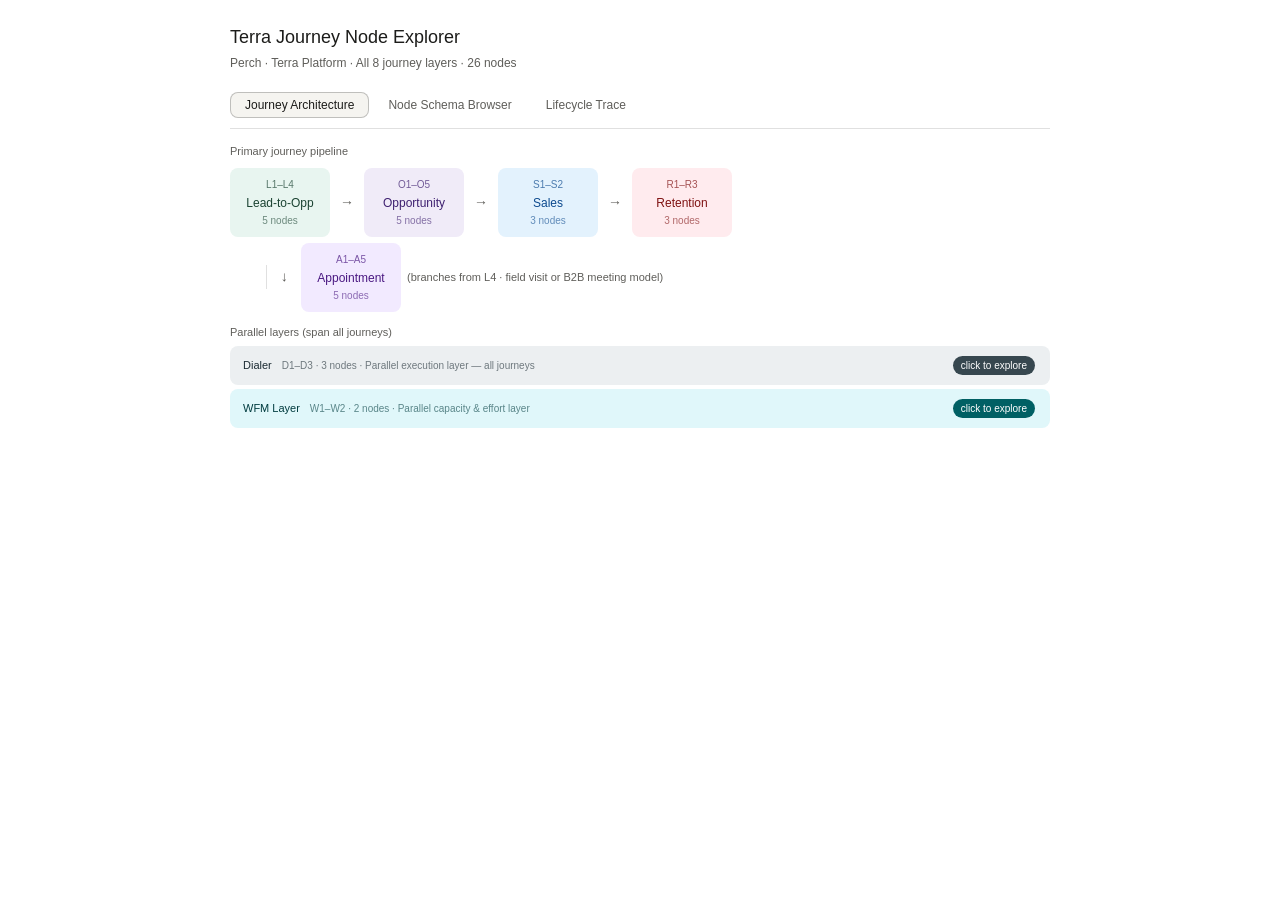
<file: terra_journey_explorer.html>
<!DOCTYPE html>
<html lang="en">
<head>
<meta charset="UTF-8"/>
<meta name="viewport" content="width=device-width, initial-scale=1.0"/>
<title>Terra Journey Node Explorer</title>
<style>
  *, *::before, *::after { box-sizing: border-box; margin: 0; padding: 0; }
  :root {
    --bg: #ffffff; --bg2: #f5f4f0; --bg3: #eeede9;
    --text: #1c1c1a; --text2: #5f5e5a; --text3: #888780;
    --border: rgba(0,0,0,0.12); --border2: rgba(0,0,0,0.22);
    --radius: 8px; --radius-lg: 12px;
    --font: -apple-system, BlinkMacSystemFont, "Segoe UI", sans-serif;
  }
  @media (prefers-color-scheme: dark) {
    :root {
      --bg: #1c1c1a; --bg2: #252523; --bg3: #2e2e2b;
      --text: #e8e6de; --text2: #9c9a92; --text3: #6b6a63;
      --border: rgba(255,255,255,0.1); --border2: rgba(255,255,255,0.2);
    }
  }
  body { font-family: var(--font); background: var(--bg); color: var(--text); font-size: 14px; line-height: 1.5; min-height: 100vh; }
  .shell { max-width: 860px; margin: 0 auto; padding: 24px 20px 48px; }
  .masthead { margin-bottom: 20px; }
  .masthead h1 { font-size: 18px; font-weight: 500; }
  .masthead p  { font-size: 12px; color: var(--text2); margin-top: 3px; }
  .tabs { display: flex; gap: 4px; margin-bottom: 14px; border-bottom: 0.5px solid var(--border); padding-bottom: 10px; flex-wrap: wrap; }
  .tab-btn { padding: 5px 14px; font-size: 12px; border-radius: var(--radius); border: 0.5px solid transparent; cursor: pointer; background: transparent; color: var(--text2); font-family: var(--font); transition: all 0.12s; }
  .tab-btn.on { background: var(--bg2); border-color: var(--border2); color: var(--text); font-weight: 500; }
  .tab-btn:hover:not(.on) { background: var(--bg2); }
  .jchip { display: flex; flex-direction: column; align-items: center; justify-content: center; padding: 8px 10px; border-radius: var(--radius); cursor: pointer; min-width: 100px; transition: box-shadow 0.15s, transform 0.12s; user-select: none; border: 1.5px solid transparent; }
  .jchip:hover { transform: translateY(-1px); }
  .jchip.active { box-shadow: 0 0 0 2.5px currentColor; }
  .arr { display: flex; align-items: center; color: var(--text2); font-size: 14px; padding: 0 4px; flex-shrink: 0; }
  .ntag { display: inline-block; font-size: 10px; font-weight: 500; padding: 2px 7px; border-radius: 4px; cursor: pointer; transition: opacity 0.1s; border: 1px solid transparent; }
  .ntag:hover { opacity: 0.8; }
  .ntag.active { border-color: currentColor; }
  .pill { display: inline-block; font-size: 11px; padding: 2px 8px; border-radius: 12px; margin: 2px; line-height: 1.5; }
  .schema-row { display: flex; gap: 0; border-bottom: 0.5px solid var(--border); }
  .schema-row:last-child { border-bottom: none; }
  .schema-label { font-size: 11px; font-weight: 500; width: 130px; min-width: 130px; padding: 8px 10px 8px 0; color: var(--text2); flex-shrink: 0; }
  .schema-val { font-size: 12px; padding: 8px 0; color: var(--text); line-height: 1.6; flex: 1; }
  .nc { background: var(--bg); border: 0.5px solid var(--border); border-radius: var(--radius); padding: 10px 12px; cursor: pointer; transition: border-color 0.12s; }
  .nc:hover { border-color: var(--border2); }
  .nc.on { border-width: 1.5px; }
  .par-band { border-radius: var(--radius); padding: 7px 12px; display: flex; justify-content: space-between; align-items: center; cursor: pointer; margin-bottom: 4px; border: 1px solid transparent; transition: opacity 0.12s; }
  .par-band:hover { opacity: 0.85; }
  .par-band.on { border-color: currentColor; }
  .node-grid { display: grid; grid-template-columns: 1fr 1fr; gap: 8px; margin-top: 12px; }
  @media (max-width: 560px) { .node-grid { grid-template-columns: 1fr; } .jchip { min-width: 80px; } }
  .timeline-bar { background: var(--bg2); border-radius: 4px; height: 8px; margin: 12px 0; position: relative; overflow: hidden; }
  .timeline-dot { position: absolute; top: 0; height: 100%; width: 3px; transform: translateX(-50%); }
  .trace-step { position: relative; padding-left: 16px; padding-bottom: 20px; }
  .trace-step:last-child { padding-bottom: 0; }
  .trace-connector { position: absolute; left: 5px; top: 16px; width: 1px; height: calc(100% - 4px); background: var(--border); }
  .trace-dot { position: absolute; left: 0; top: 4px; width: 11px; height: 11px; border-radius: 50%; }
</style>
</head>
<body>
<div class="shell">
  <div class="masthead">
    <h1>Terra Journey Node Explorer</h1>
    <p>Perch · Terra Platform · All 8 journey layers · 26 nodes</p>
  </div>
  <div id="root"></div>
</div>
<script>
const J={
  L:{id:"L",name:"Lead-to-Opp",abbrev:"L1–L4",color:"#2D6A4F",bg:"#E8F5F0",tc:"#1B4332",desc:"Lead creation through opp creation"},
  O:{id:"O",name:"Opportunity",abbrev:"O1–O5",color:"#6A4C93",bg:"#F0EBF8",tc:"#3E2070",desc:"Pipeline from opp to Closed Won"},
  A:{id:"A",name:"Appointment",abbrev:"A1–A5",color:"#7427B5",bg:"#F2EAFF",tc:"#4A1882",desc:"Booking through sit/held outcome"},
  S:{id:"S",name:"Sales",abbrev:"S1–S2",color:"#1565C0",bg:"#E3F2FD",tc:"#0D4A8E",desc:"Sale event through confirmation"},
  R:{id:"R",name:"Retention",abbrev:"R1–R3",color:"#B71C1C",bg:"#FFEBEE",tc:"#7F1212",desc:"At-risk recovery and realization"},
  D:{id:"D",name:"Dialer",abbrev:"D1–D3",color:"#37474F",bg:"#ECEFF1",tc:"#1C2B33",desc:"Parallel execution layer — all journeys"},
  W:{id:"W",name:"WFM Layer",abbrev:"W1–W2",color:"#006064",bg:"#E0F7FA",tc:"#003C3F",desc:"Parallel capacity & effort layer"},
};

const NODES=[
  {id:"L1.ENTRY",j:"L",name:"Lead Created",sub:"L1",
   desc:"Cohort anchor for all downstream analysis. Every velocity metric — speed-to-lead, time-to-contact, lead-to-opp days — is measured from this point.",
   kpis:["# Leads Created","Dialer-Eligible Rate","Lead-to-Dialer Lag","Duplicate Rate"],
   ts:["lead_created_date","dialer_load_date","marketing_drop_date","web_submission_date"],
   flags:["invalid_phone_flag","batch_lead_flag","dialer_eligible_flag","hold_out_flag","control_flag"],
   up:"Marketing Journey",dn:"L1.MID.QUALIFIED → L2.ENTRY",
   loop:"Reactivated customers re-enter here as new lead records from Retention RP campaigns."},
  {id:"L2.ENTRY",j:"L",name:"Working Path Selection",sub:"L2",
   desc:"Sales-qualified lead routed to dialer, assigned rep, direct mid-funnel, or delayed queue. This branching point determines the entire downstream execution model.",
   kpis:["Working Path Distribution (%)","Routing Lag","Zero-Attempt Rate"],
   ts:["routing_decision_date","dialer_load_date","hopper_entry_date"],
   flags:["dialer_eligible_flag","dialer_vs_non_dialer","zero_attempt_flag"],
   up:"L1.MID.QUALIFIED",dn:"L3.ENTRY (dialer) or L3.ENTRY (assigned rep)",
   loop:"Assigned leads not progressing can be re-routed to dialer path."},
  {id:"L3.FIRST_ATTEMPT",j:"L",name:"First Outreach Attempt",sub:"L3",
   desc:"Speed-to-lead measurement point. Time from entry to first attempt is one of the strongest predictors of contact and conversion. Every minute of delay reduces reachability.",
   kpis:["Speed-to-Lead (minutes/hours)","SLA Compliance Rate","First-Attempt Connect Rate","First-Attempt Contact Rate"],
   ts:["first_attempt_date","first_autodial_attempt_date"],
   flags:["sla_compliant_flag","first_connected_flag","first_contacted_flag","first_attempt_autodial_flag"],
   up:"L3.ENTRY",dn:"L3.MID.SUBSEQUENT_ATTEMPTS or L3.MID.CONTACT",loop:""},
  {id:"L3.CONTACT",j:"L",name:"Meaningful Contact Made",sub:"L3",
   desc:"A meaningful conversation with the right party (decision-maker). Distinct from a connection. Contact is the pivotal moment where the business gets its chance to qualify the lead.",
   kpis:["Contact Rate","Contacts per Connect","Contact-to-Opp Rate","First Contact Attempt #"],
   ts:["first_contact_date"],
   flags:["ever_contacted_flag","ever_connected_flag","duration_qualified_flag"],
   up:"L3.MID.FIRST_ATTEMPT or SUBSEQUENT_ATTEMPTS",dn:"L4.ENTRY",loop:""},
  {id:"L4.OPP_CREATED",j:"L",name:"Opportunity Created",sub:"L4",
   desc:"Terminal success node of the Lead-to-Opp Journey and entry point of the Opportunity Journey. The most important conversion event in the lead funnel.",
   kpis:["Lead-to-Opp Conversion Rate","Lead-to-Opp Days","Opps per Contact","Opp Creation Velocity"],
   ts:["opportunity_created_date","lead_to_opp_days (derived)"],
   flags:["opportunity_created_flag","eventual_sale_flag"],
   up:"L4.ENTRY",dn:"Opportunity Journey O1.ENTRY",
   loop:"Multiple opportunities can be created for the same lead over time. Lost opps can re-engage."},
  {id:"O1.ENTRY",j:"O",name:"Opp Enters Pipeline",sub:"O1",
   desc:"Opportunity created and enters active pipeline. Whether follow-up begins on schedule is the strongest early predictor of close rate. Zero-activity opps are the primary pipeline health gap.",
   kpis:["# Opps Created","Pipeline Value","Immediate Loss Rate","Initial Stage Distribution"],
   ts:["opportunity_created_date","first_followup_scheduled_date","first_post_opp_interaction_date"],
   flags:["opportunity_created_flag","eventual_sale_flag","has_manual_followup_flag"],
   up:"L4.EXIT.OPP_CREATED",dn:"O2.ENTRY or O5.ENTRY (no follow-up in SLA)",
   loop:"Stalled opps entering recovery re-enter at a new follow-up cycle on the same record."},
  {id:"O2.ENTRY",j:"O",name:"Active Working",sub:"O2",
   desc:"Rep making follow-up contacts and advancing CRM stages toward a formal proposal. Follow-up discipline is the strongest lever here. Sub-journey ends when proposal is delivered.",
   kpis:["Days to First Follow-Up","Total Post-Opp Calls","Follow-Up Contact Rate","Days Since Last Attempt"],
   ts:["first_call_date","first_manual_call_date","next_scheduled_followup","last_contact_date"],
   flags:["has_manual_followup","has_inbound_followup","has_auto_followup","has_batch_reengagement"],
   up:"O1.ENTRY",dn:"O3.ENTRY (proposal) or O5.ENTRY (stalled)",
   loop:"Re-engagement programs inject automated touches without creating new opp records."},
  {id:"O3.ENTRY",j:"O",name:"Proposal Delivered",sub:"O3",
   desc:"Formal proposal, quote, or contract in the prospect's hands. Evaluation and closing window begins. Time pressure, deadline proximity, and competitive dynamics are the dominant signals.",
   kpis:["Proposal-to-Close Days","Proposal-to-Win Rate","Post-Proposal Follow-Up Adherence"],
   ts:["proposal_delivered_date","close_date","target_close_date"],
   flags:["proposal_delivered_flag","closed_won_flag","closed_lost_flag"],
   up:"O2.ENTRY",dn:"O4.ENTRY (won) or O5.ENTRY (aged) or Closed Lost",
   loop:"Aged proposals trigger recovery campaign → re-enters O3 as new follow-up cycle on same opp."},
  {id:"O4.ENTRY",j:"O",name:"Sales Confirmed",sub:"O4",
   desc:"Post-sale validation window — the true-up period during which cancellations, verification failures, or holds can reverse the sale. Critical for net revenue modeling and often overlooked in onboarding.",
   kpis:["Post-Sale Reversal Rate","Days Sale to Confirmation","True-Up Window Length"],
   ts:["sale_date","confirmation_date","reversal_date","retention_window_start"],
   flags:["sale_confirmed_flag","sale_reversed_flag","within_trueup_window_flag"],
   up:"O3.ENTRY (Closed Won)",dn:"Sales Journey S1.ENTRY or Retention R1.ENTRY (reversed)",
   loop:"Reversed sales may re-enter Opp Journey or trigger save motion in Retention."},
  {id:"O5.ENTRY",j:"O",name:"Stalled Recovery",sub:"O5",
   desc:"Opportunities that stopped progressing — open but dormant. A structured re-engagement motion, not a terminal state. Rescues existing pipeline rather than starting fresh with a new lead.",
   kpis:["Aged Opp Inventory","% Pipeline 30/60/90+ Days","Recovery Close Rate","Opp Age Distribution"],
   ts:["last_activity_date","re_engagement_date","opportunity_created_date (for age)"],
   flags:["stalled_opp_flag (derived: opp_age > threshold AND no recent activity)"],
   up:"O1, O2, or O3 when stall threshold exceeded",dn:"O2.ENTRY (recovered) or Closed Lost",
   loop:"Recovered opps re-enter O2 or O3 on same record with new dialer record and interaction cycle."},
  {id:"A1.ENTRY",j:"A",name:"Appointment Created",sub:"A1",
   desc:"Scheduled event created with a future date. Scheduling lag is critical for field-visit models — it determines the confirmation window. For B2B, this is the primary SDR success milestone.",
   kpis:["# Appts/Meetings Created","Scheduling Lag (days)","Appointments per Contact","Same-Day Rate"],
   ts:["appointment_created_date","scheduled_event_date"],
   flags:["appointment_created_flag","is_reschedule_flag","booking_source_type"],
   up:"L4.EXIT.APPT_CREATED or recovery/reactivation campaign",dn:"A2.ENTRY or A5.ENTRY (immediate cancel)",
   loop:"Rescheduled appointments and reactivation (RP) campaigns create new A1 events on same customer."},
  {id:"A2.ENTRY",j:"A",name:"Pre-Event Confirmation",sub:"A2",
   desc:"Confirmation cycle protects appointments from no-show and cancellation. Not a side process — it is the primary explanatory layer for sit/show-rate performance. Unconfirmed appointments are materially more fragile.",
   kpis:["Confirmation Rate","Confirmed vs Unconfirmed Sit Rate","Cancellation-at-Confirmation Rate"],
   ts:["confirmation_attempt_date","confirmation_status_date"],
   flags:["confirmed_flag","reschedule_requested_flag","cancelled_at_confirmation_flag"],
   up:"A1.ENTRY",dn:"A3.ENTRY or A1.ENTRY (reschedule) or A5.ENTRY (cancelled)",
   loop:"Reschedule requests create new A1 events. Cancellations trigger recovery (A5)."},
  {id:"A3.ENTRY",j:"A",name:"Sit / Meeting Held",sub:"A3",
   desc:"Event date arrives. The highest-value node in the appointment lifecycle — determines whether the downstream commercial conversation happens. Sit rate and show rate are the primary KPIs here.",
   kpis:["Sit Rate / Show Rate","NAH / No-Show Rate","Confirmed vs Unconfirmed Sit Rate","Quote Rate"],
   ts:["visit_date","quote_generated_date"],
   flags:["sit_completed_flag","quoted_flag","nah_flag","no_show_flag"],
   up:"A2.ENTRY (confirmed or unconfirmed)",dn:"A4.ENTRY (complete) or A5.ENTRY (NAH/no-show)",loop:""},
  {id:"A4.ENTRY",j:"A",name:"Post-Event Outcome",sub:"A4",
   desc:"Commercial outcome determined. Handoff from Appointment Journey to Opportunity or Sales Journey. Not all successful events produce an immediate outcome — some require a follow-up appointment.",
   kpis:["Opp Creation Rate from Sits","Sale-at-Visit Rate","No-Outcome Rate","Meeting-to-Opp Days"],
   ts:["visit_completion_date","opportunity_created_date (if applicable)"],
   flags:["opp_created_from_visit_flag","sale_at_visit_flag","no_outcome_flag"],
   up:"A3.ENTRY",dn:"Opp Journey O1 or Sales S1 or O5 (quote aging)",
   loop:"Quote aging triggers Rehash campaign → may create new appointment (re-enters A1)."},
  {id:"A5.ENTRY",j:"A",name:"NAH / Cancellation Recovery",sub:"A5",
   desc:"Recovery lane for cancelled or NAH appointments. For field-visit models, a first-class operating motion with dedicated campaigns, attempt caps, and recycle rules. For B2B, informal SDR re-outreach.",
   kpis:["Recovery Contact Rate","Recovery Rebook Rate","Recovery Sit Rate vs Original"],
   ts:["cancellation_or_nah_date","recovery_load_date","recovery_rebook_date"],
   flags:["is_reschedule_recovery_flag","recovery_success_flag","attempts_exhausted_flag"],
   up:"A2.ENTRY (cancelled) or A3.ENTRY (NAH)",dn:"A1.ENTRY (new appointment) or end state",
   loop:"Rescheduled appointment re-enters A1 → A2 → A3. If this also fails, may re-enter A5 again."},
  {id:"S1.ENTRY",j:"S",name:"Sale Closed",sub:"S1",
   desc:"Primary conversion event — sale closed, order submitted, contract signed. The most important downstream outcome of the entire funnel.",
   kpis:["# Sales","Revenue per Sale","Sales Velocity (opp-to-sale days)","Full-Funnel Lead-to-Sale Days"],
   ts:["sale_date","registration_date"],
   flags:["sale_flag","confirmed_sale_flag"],
   up:"Opportunity Journey O4.ENTRY",dn:"S1.EXIT.CONFIRMED or save motion (immediate cancel)",loop:""},
  {id:"S1.CONFIRMED",j:"S",name:"Sale Confirmed",sub:"S1",
   desc:"Sale passes validation. Payment confirmed, verification complete. Triggers retention window and fulfillment. This is when the sale is considered real and clean.",
   kpis:["Confirmation Rate","Sale-to-Confirmation Lag","Immediate Failure Rate"],
   ts:["confirmation_date","retention_window_start"],
   flags:["sale_confirmed_flag"],
   up:"S1.ENTRY",dn:"Retention R3.ENTRY or Sales S2.ENTRY (if install applies)",
   loop:"Failed validation returns to Opp Journey or triggers save motion in Retention."},
  {id:"S2.ENTRY",j:"S",name:"Install / Fulfillment",sub:"S2",
   desc:"For businesses where a physical install or activation follows the sale. Covers from payment confirmation through to successful service delivery.",
   kpis:["Install Completion Rate","Sale-to-Install Days","Install Cancellation Rate"],
   ts:["install_scheduled_date","install_completed_date","install_cancelled_date"],
   flags:["install_completed_flag","install_cancelled_flag"],
   up:"S1.EXIT.CONFIRMED",dn:"Retention R3 (complete) or R1 (cancelled → save)",
   loop:"Cancelled installs trigger save campaign. Recovered installs return here for completion."},
  {id:"R1.ENTRY",j:"R",name:"At-Risk Signal",sub:"R1",
   desc:"A sold customer enters a risk state — explicit cancellation request, install cancel, payment failure, or churn signal. Triggers the retention/save motion.",
   kpis:["Cancellation Rate","Cancel Reasons Distribution","Sale Age at Cancel","At-Risk-to-Save Lag"],
   ts:["cancel_request_date","payment_failure_date","save_campaign_load_date"],
   flags:["cancel_pending_flag","at_risk_flag","payment_failure_flag"],
   up:"Sales Journey S1 or S2",dn:"R2.ENTRY (save campaign) or immediate loss",
   loop:"Recovered sales return to R3. Lost customers may re-enter L1 via reactivation (RP campaign)."},
  {id:"R2.ENTRY",j:"R",name:"Retention Campaign",sub:"R2",
   desc:"At-risk customer loaded into save campaign or assigned to retention specialist. Dialer and Retention Journeys overlap here. Has its own contact strategy, attempt caps, and success criteria.",
   kpis:["Save Attempt Rate","Save Contact Rate","Save Success Rate","Talk Time on Retention Calls"],
   ts:["campaign_load_date","first_save_attempt_date","save_resolution_date"],
   flags:["save_campaign_flag","saved_flag","lost_confirmed_flag"],
   up:"R1.ENTRY",dn:"R3.ENTRY (saved) or end state (churned)",
   loop:"Saved customers return to R3. Exhausted records may enter a secondary save wave."},
  {id:"R3.ENTRY",j:"R",name:"Revenue Realization",sub:"R3",
   desc:"Sale in its retention monitoring period. Revenue is provisional until this window passes. Covers both saved sales and confirmed sales in their initial retention window.",
   kpis:["Retention Rate","Window Cancellation Rate","Revenue Realized vs At-Risk","True-Up Adjustment Rate"],
   ts:["retention_window_start","retention_window_end","cancellation_date (if cancelled)"],
   flags:["retention_window_active_flag","passed_retention_flag","clawback_flag"],
   up:"S1.EXIT.CONFIRMED or R2.EXIT.SAVED",dn:"R3.EXIT.REALIZED or R1.ENTRY (late churn)",
   loop:"Fully realized customers may re-enter L1 as reactivation targets for additional products."},
  {id:"D1.ENTRY",j:"D",name:"Record Loaded",sub:"D1",
   desc:"Operational record loaded into dialer. The same entity creates multiple dialer records across different campaigns over its lifetime — lead, rehash, reschedule, reactivation, and save all produce new records.",
   kpis:["# Records Loaded","Zero-Attempt Rate","Load-to-First-Attempt Lag"],
   ts:["dialer_load_date","hopper_entry_date"],
   flags:["zero_attempt_flag","dialer_eligible_flag"],
   up:"Any journey requiring dialer outreach (lead, opp rehash, reschedule, RP, saves)",dn:"D2.MID.ATTEMPT_CYCLE",
   loop:"This IS the re-entry point for most lifecycle re-loops: recovery, reschedule, RP, saves, recycle."},
  {id:"D2.ATTEMPT",j:"D",name:"Attempt Cycle",sub:"D2",
   desc:"Core execution loop: attempt → disposition → recycle decision → next attempt. Per-attempt tracking enables cadence compliance analysis, diminishing returns measurement, and agent performance evaluation.",
   kpis:["Connect Rate by Attempt N","Contact Rate by Attempt N","Marginal Contact Rate","SLA Compliance Rate","Inter-Attempt Interval"],
   ts:["attempt_N_date (each attempt)","last_attempt_date","callback_scheduled_date"],
   flags:["attempt_N flags (made, autodial, connected, contacted, final_dispo, sla_compliant)","max_attempts_reached_flag"],
   up:"D1.ENTRY",dn:"D2.EXIT.CONTACT or D2.EXIT.EXHAUSTED or D3.ENTRY (campaign move)",
   loop:"Callbacks create scheduled re-entries. Campaign moves create new D1→D2 cycles with fresh caps."},
  {id:"D3.ENTRY",j:"D",name:"Campaign Move",sub:"D3",
   desc:"Record transitions from one dialer campaign to another. This is how entities route through different working motions: lead outreach → recovery → reschedule → save.",
   kpis:["# Transitions by Source→Destination","Transition Lag","Cross-Campaign Conversion Rate"],
   ts:["source_campaign_exit_date","destination_campaign_entry_date"],
   flags:["campaign_transition_flag","motion_type"],
   up:"D2.EXIT.EXHAUSTED or disposition trigger",dn:"D1.ENTRY (new campaign → new attempt cycle)",
   loop:"This node IS the mechanism for all cross-journey re-loops. FC → Confirmations → Reschedules → Rehash → RP → Saves."},
  {id:"W1.SCHEDULE",j:"W",name:"Agent Schedule",sub:"W1",
   desc:"Planned agent hours by shift, team, and role. The denominator for all adherence calculations. Without schedule data you can report actual time but cannot measure adherence, gap, or efficiency loss.",
   kpis:["Scheduled Hours per Agent per Day","Total Planned Capacity (agent-hours)","Schedule Coverage by Hour-of-Day"],
   ts:["scheduled_login_time","scheduled_logout_time"],
   flags:["scheduled_day_flag","shift_type"],
   up:"HR / WFM Platform",dn:"W2.ACTIVITY (adherence comparison) → all journey execution layers",loop:""},
  {id:"W2.ACTIVITY",j:"W",name:"Agent Activity Log",sub:"W2",
   desc:"Time-stamped record of every agent state from login to logout — talk, wait, ACW, break, coaching, personal, system. Reveals how hours are distributed across productive and non-productive states.",
   kpis:["Schedule Adherence Rate","Utilization Rate","Talk Time per Login Hour","ACW Rate","Payable Hours","Daily Overtime"],
   ts:["login_time","logout_time","session_start","session_end","ib_opening_time","ib_closing_time"],
   flags:["acw_over_threshold_flag","talk_under_threshold_flag","personal_over_threshold_flag","login_lag_flag","early_logout_flag","excess_break_flag"],
   up:"Dialer / ACD system event logs",dn:"All journey execution layers (provides capacity context for interpreting throughput)",
   loop:"None — WFM is a parallel layer. Its outputs contextualize journey metrics, not create journey events."},
];

let selTab="arch", selJ=null, selN=null, browseFilter="all";

function jColor(id){return J[id]?.color||"#888"}
function jBg(id){return J[id]?.bg||"#eee"}
function jTc(id){return J[id]?.tc||"#333"}

function renderSchema(node){
  if(!node) return "";
  const j=J[node.j];
  const rows=[
    ["Description",node.desc],
    ["KPIs / Measures",node.kpis.join(" · ")],
    ["Key Timestamps",node.ts.join(" · ")],
    ["Flags & Indicators",node.flags.join(" · ")],
    ["Upstream",node.up],
    ["Downstream",node.dn],
    ["Re-Loop Paths",node.loop||"No direct re-loops from this node."],
  ];
  return `<div style="border:1.5px solid ${j.color};border-radius:10px;overflow:hidden;margin-top:12px">
    <div style="background:${j.color};padding:10px 14px;display:flex;justify-content:space-between;align-items:center">
      <div>
        <span style="color:rgba(255,255,255,0.7);font-size:11px">${node.id} · ${j.name} Journey</span>
        <div style="color:#fff;font-size:15px;font-weight:500;margin-top:2px">${node.name}</div>
      </div>
      <button onclick="closeSchema()" style="background:rgba(255,255,255,0.15);border:none;color:#fff;border-radius:6px;padding:4px 10px;cursor:pointer;font-size:12px;font-family:inherit">✕ close</button>
    </div>
    <div style="background:var(--bg);padding:0 14px">
      ${rows.map(([l,v])=>`<div class="schema-row"><div class="schema-label">${l}</div><div class="schema-val">${v}</div></div>`).join("")}
    </div>
  </div>`;
}

function renderNodeCards(nodes){
  return nodes.map(n=>{
    const isOn=selN&&selN.id===n.id;
    const jc=J[n.j];
    return `<div class="nc ${isOn?"on":""}" style="${isOn?`border-color:${jc.color}`:""}" onclick="selectNode('${n.id}')">
      <div style="display:flex;justify-content:space-between;align-items:flex-start;gap:8px">
        <div>
          <span style="font-size:10px;font-weight:500;color:${jc.color}">${n.id}</span>
          <div style="font-size:13px;font-weight:500;margin-top:2px;color:var(--text)">${n.name}</div>
          <div style="font-size:11px;color:var(--text2);margin-top:3px">${n.sub} · ${J[n.j].name}</div>
        </div>
        <span class="pill" style="background:${jc.bg};color:${jc.tc};font-size:10px;white-space:nowrap">${n.j}</span>
      </div>
      <div style="font-size:11px;color:var(--text2);margin-top:6px;line-height:1.5;display:-webkit-box;-webkit-line-clamp:2;-webkit-box-orient:vertical;overflow:hidden">${n.desc}</div>
    </div>`;
  }).join("");
}

function renderArchTab(){
  const primaryFlow=["L","O","S","R"];
  const chips=primaryFlow.map((id,i)=>{
    const jm=J[id]; const on=selJ===id;
    return `<div class="jchip ${on?"active":""}" style="background:${jm.bg};color:${jm.tc};border-color:${on?jm.color:"transparent"};min-width:100px" onclick="selectJ('${id}')">
      <span style="font-size:10px;opacity:0.7">${jm.abbrev}</span>
      <span style="font-size:12px;font-weight:500;margin-top:2px">${jm.name}</span>
      <span style="font-size:10px;margin-top:1px;opacity:0.6">${NODES.filter(n=>n.j===id).length} nodes</span>
    </div>${i<primaryFlow.length-1?'<div class="arr">→</div>':''}`;
  }).join("");

  const jA=J["A"]; const aOn=selJ==="A";
  const apptRow=`<div style="display:flex;align-items:center;gap:6px;margin-top:6px;padding-left:36px">
    <div style="width:1px;height:24px;background:var(--border)"></div>
    <div class="arr" style="transform:rotate(90deg)">→</div>
    <div class="jchip ${aOn?"active":""}" style="background:${jA.bg};color:${jA.tc};border-color:${aOn?jA.color:"transparent"};min-width:100px" onclick="selectJ('A')">
      <span style="font-size:10px;opacity:0.7">${jA.abbrev}</span>
      <span style="font-size:12px;font-weight:500;margin-top:2px">${jA.name}</span>
      <span style="font-size:10px;margin-top:1px;opacity:0.6">${NODES.filter(n=>n.j==="A").length} nodes</span>
    </div>
    <div style="font-size:11px;color:var(--text2)">(branches from L4 · field visit or B2B meeting model)</div>
  </div>`;

  const parallelRows=["D","W"].map(id=>{
    const jm=J[id]; const on=selJ===id;
    return `<div class="par-band ${on?"on":""}" style="background:${jm.bg};color:${jm.tc};border-color:${on?jm.color:"transparent"}" onclick="selectJ('${id}')">
      <div style="display:flex;align-items:center;gap:10px">
        <span style="font-size:11px;font-weight:500">${jm.name}</span>
        <span style="font-size:10px;opacity:0.6">${jm.abbrev} · ${NODES.filter(n=>n.j===id).length} nodes · ${jm.desc}</span>
      </div>
      <span class="pill" style="background:${jm.color};color:#fff;font-size:10px">${on?"selected":"click to explore"}</span>
    </div>`;
  }).join("");

  let nodeSection="";
  if(selJ){
    const jNodes=NODES.filter(n=>n.j===selJ);
    const jm=J[selJ];
    const tags=jNodes.map(n=>{
      const on=selN&&selN.id===n.id;
      return `<span class="ntag ${on?"active":""}" style="background:${on?jm.color:jm.bg};color:${on?"#fff":jm.tc};border-color:${jm.color}" onclick="selectNode('${n.id}')">${n.name}</span>`;
    }).join("");
    nodeSection=`<div style="margin-top:14px;padding:12px;background:var(--bg2);border-radius:8px;border:0.5px solid var(--border)">
      <div style="font-size:11px;color:var(--text2);margin-bottom:8px">${jm.name} Journey · ${jNodes.length} nodes · click a node to see its schema</div>
      <div style="display:flex;flex-wrap:wrap;gap:6px">${tags}</div>
    </div>`;
  }

  const schemaSection=selN?renderSchema(selN):"";

  return `<div>
    <div style="font-size:11px;color:var(--text2);margin-bottom:8px">Primary journey pipeline</div>
    <div style="display:flex;align-items:center;flex-wrap:wrap;gap:6px">${chips}</div>
    ${apptRow}
    <div style="font-size:11px;color:var(--text2);margin:12px 0 6px">Parallel layers (span all journeys)</div>
    ${parallelRows}
    ${nodeSection}
    ${schemaSection}
  </div>`;
}

function renderBrowseTab(){
  const filters=["all",...Object.keys(J)];
  const filterBtns=filters.map(f=>`<button class="tab-btn ${browseFilter===f?"on":""}" onclick="setFilter('${f}')">${f==="all"?"All journeys":J[f]?.name||f}</button>`).join("");
  let visible=browseFilter==="all"?NODES:NODES.filter(n=>n.j===browseFilter);
  const grid=`<div class="node-grid">${renderNodeCards(visible)}</div>`;
  const schema=selN?renderSchema(selN):"";
  return `<div>
    <div style="display:flex;gap:4px;flex-wrap:wrap;margin-bottom:4px">${filterBtns}</div>
    <div style="font-size:11px;color:var(--text2);margin-bottom:8px">${visible.length} nodes · click any card to view full schema</div>
    ${grid}
    ${schema}
  </div>`;
}

function renderTraceTab(){
  const trace=[
    {j:"L",id:"L1.ENTRY",label:"Lead Created",day:0,note:"CRM lead created from web form. Dialer-eligible flag set immediately."},
    {j:"L",id:"L3.FIRST_ATTEMPT",label:"First Attempt",day:0.2,note:"Speed-to-lead: 12 minutes. Auto-dialed within SLA window."},
    {j:"L",id:"L3.CONTACT",label:"Contact Made",day:3,note:"DM reached on attempt 4. Qualification conversation completed."},
    {j:"L",id:"L4.OPP_CREATED",label:"Opp Created",day:3,note:"Enrollment stage set. Advisor assigned. Follow-up scheduled."},
    {j:"O",id:"O2.ENTRY",label:"Active Working",day:5,note:"3 manual calls in 5 days. First contact post-opp: day 1."},
    {j:"O",id:"O3.ENTRY",label:"Proposal Sent",day:12,note:"Enrollment terms shared. Deadline 18 days out."},
    {j:"O",id:"O4.ENTRY",label:"Closed Won",day:17,note:"Opp-to-sale: 14 days. Before enrollment deadline."},
    {j:"S",id:"S1.CONFIRMED",label:"Confirmed",day:18,note:"Verification completed. True-up window started."},
    {j:"R",id:"R3.ENTRY",label:"Realization",day:48,note:"True-up window passed. Revenue realized. No cancellation."},
  ];
  const totalDays=48;
  const tlDots=trace.map(s=>`<div class="timeline-dot" style="left:${Math.round(s.day/totalDays*100)}%;background:${J[s.j].color}"></div>`).join("");
  const steps=trace.map((s,i)=>{
    const jm=J[s.j];
    return `<div class="trace-step">
      ${i<trace.length-1?`<div class="trace-connector"></div>`:""}
      <div class="trace-dot" style="background:${jm.color}"></div>
      <div style="display:flex;align-items:baseline;gap:8px">
        <span style="font-size:11px;font-weight:500;color:${jm.color}">${s.label}</span>
        <span style="font-size:10px;color:var(--text2)">day ${s.day===0?"0":s.day}</span>
        <span class="pill" style="background:${jm.bg};color:${jm.tc};font-size:9px">${s.j} journey</span>
      </div>
      <div style="font-size:11px;color:var(--text2);margin-top:2px">${s.note}</div>
    </div>`;
  }).join("");
  return `<div>
    <div style="font-size:11px;color:var(--text2);margin-bottom:6px">Example lifecycle trace — single lead through all journeys (illustrative timing)</div>
    <div class="timeline-bar">${tlDots}</div>
    <div style="display:flex;justify-content:space-between;font-size:10px;color:var(--text2);margin-bottom:14px">
      <span>Day 0 · Lead Created</span><span>Day 48 · Realized</span>
    </div>
    <div>${steps}</div>
  </div>`;
}

function render(){
  const root=document.getElementById("root");
  const tabs=[["arch","Journey Architecture"],["browse","Node Schema Browser"],["trace","Lifecycle Trace"]];
  const tabBar=`<div class="tabs">
    ${tabs.map(([id,label])=>`<button class="tab-btn ${selTab===id?"on":""}" onclick="setTab('${id}')">${label}</button>`).join("")}
  </div>`;
  let content="";
  if(selTab==="arch") content=renderArchTab();
  else if(selTab==="browse") content=renderBrowseTab();
  else content=renderTraceTab();
  root.innerHTML=tabBar+content;
}

window.setTab=t=>{selTab=t;selN=null;render();}
window.selectJ=id=>{selJ=selJ===id?null:id;selN=null;render();}
window.selectNode=id=>{const n=NODES.find(x=>x.id===id);selN=selN&&selN.id===id?null:n;render();}
window.closeSchema=()=>{selN=null;render();}
window.setFilter=f=>{browseFilter=f;selN=null;render();}

render();
</script>
</body>
</html>
</file>
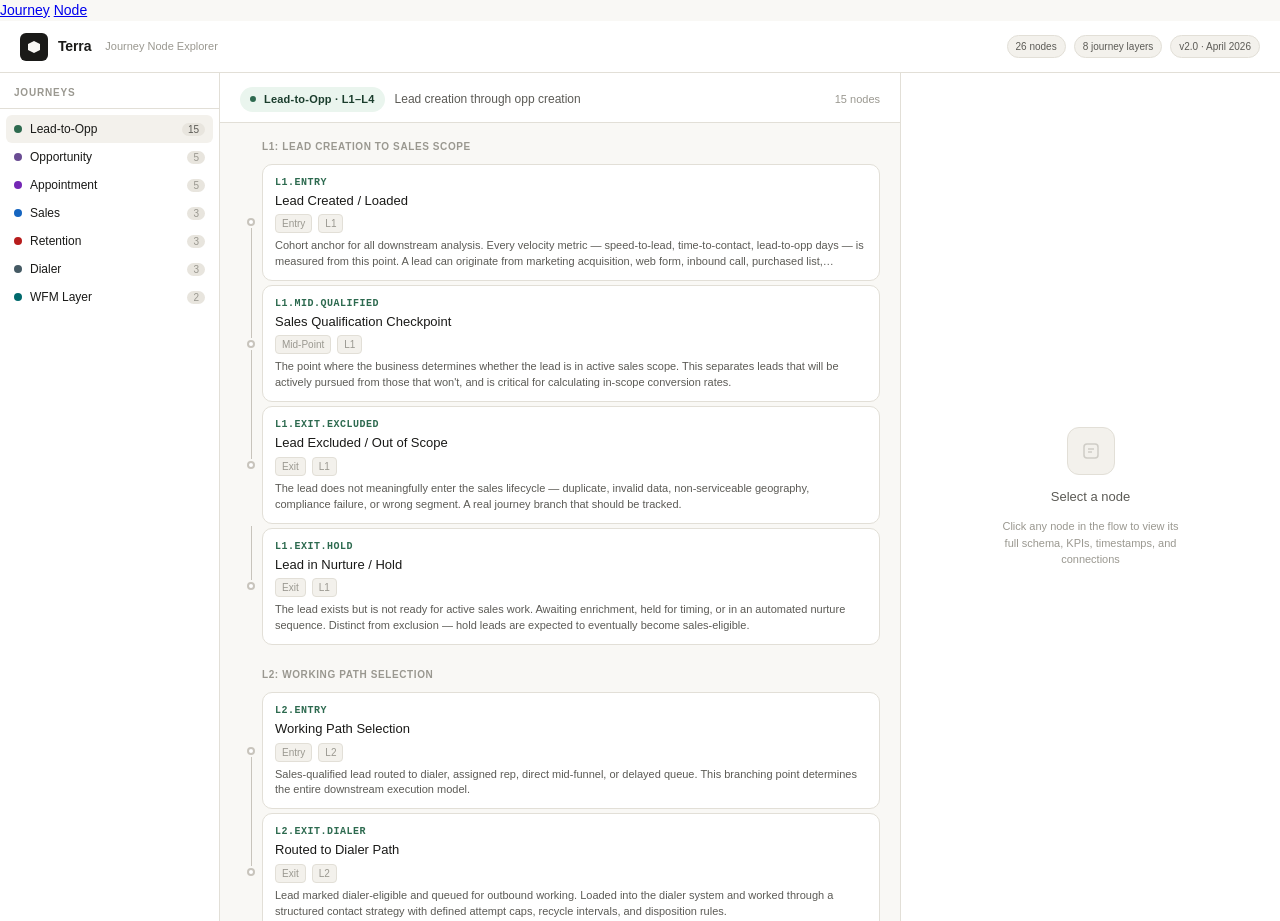
<file: terra_node_explorer.html>
<nav>
  <a href="index.html">Journey</a>
  <a href="terra_node_explorer.html">Node</a>
</nav>

<!DOCTYPE html>
<html lang="en">
<head>
<meta charset="UTF-8"/>
<meta name="viewport" content="width=device-width, initial-scale=1.0"/>
<title>Terra — Journey Node Explorer</title>
<style>
*,*::before,*::after{box-sizing:border-box;margin:0;padding:0}
:root{
  --bg:#f9f8f5;--surface:#ffffff;--surface2:#f3f1ec;--surface3:#e8e5de;
  --text:#1a1a18;--text2:#5c5b56;--text3:#9a9890;
  --border:#e2dfd7;--border2:#c8c4bc;
  --font:'SF Pro Display',-apple-system,BlinkMacSystemFont,'Segoe UI',sans-serif;
  --mono:'SF Mono','Fira Code',monospace;
  --L:#2D6A4F;--Lbg:#eaf5ee;--Lt:#1a3d2c;
  --O:#6A4C93;--Obg:#f2edf9;--Ot:#3d2456;
  --A:#7427B5;--Abg:#f3eaff;--At:#471870;
  --S:#1565C0;--Sbg:#e8f0fc;--St:#0a3d78;
  --R:#B71C1C;--Rbg:#fdecea;--Rt:#6e0f0f;
  --D:#455A64;--Dbg:#eceff1;--Dt:#1c3640;
  --W:#00696C;--Wbg:#e0f5f5;--Wt:#003d3f;
  --radius:6px;--radius-lg:10px;
}
@media(prefers-color-scheme:dark){:root{
  --bg:#141412;--surface:#1e1e1b;--surface2:#252521;--surface3:#2e2e29;
  --text:#e8e5dc;--text2:#9a9890;--text3:#636057;
  --border:#2e2e29;--border2:#3e3d38;
  --Lbg:#0e2018;--Lt:#6fcf97;
  --Obg:#1a1126;--Ot:#b39ddb;
  --Abg:#1a0f2e;--At:#c89ef8;
  --Sbg:#0a1a3a;--St:#90b4f0;
  --Rbg:#2a0a0a;--Rt:#f08080;
  --Dbg:#141c20;--Dt:#90a4ae;
  --Wbg:#001e1f;--Wt:#4dd0d5;
}}
html,body{height:100%;background:var(--bg);color:var(--text);font-family:var(--font);font-size:14px;line-height:1.5}
.app{display:grid;grid-template-rows:52px 1fr;height:100vh;overflow:hidden}

/* Header */
.header{display:flex;align-items:center;gap:16px;padding:0 20px;border-bottom:1px solid var(--border);background:var(--surface);position:relative;z-index:10}
.logo{display:flex;align-items:center;gap:10px}
.logo-mark{width:28px;height:28px;background:var(--text);border-radius:6px;display:flex;align-items:center;justify-content:center}
.logo-mark svg{width:14px;height:14px;fill:var(--bg)}
.logo-title{font-size:14px;font-weight:600;letter-spacing:-0.01em}
.logo-sub{font-size:11px;color:var(--text3);margin-left:4px}
.header-right{margin-left:auto;display:flex;align-items:center;gap:8px}
.hbadge{font-size:10px;padding:3px 8px;border-radius:20px;background:var(--surface2);border:1px solid var(--border);color:var(--text2);font-weight:500}

/* 3-panel layout */
.panels{display:grid;grid-template-columns:220px 1fr 380px;height:100%;overflow:hidden}
.panel-left{border-right:1px solid var(--border);background:var(--surface);display:flex;flex-direction:column;overflow:hidden}
.panel-mid{background:var(--bg);display:flex;flex-direction:column;overflow:hidden;position:relative}
.panel-right{border-left:1px solid var(--border);background:var(--surface);display:flex;flex-direction:column;overflow:hidden;transition:transform 0.25s cubic-bezier(0.2,0,0,1)}

/* Left panel — journey selector */
.panel-left-header{padding:12px 14px 8px;border-bottom:1px solid var(--border);flex-shrink:0}
.panel-left-header h3{font-size:10px;font-weight:600;letter-spacing:0.08em;text-transform:uppercase;color:var(--text3)}
.journey-list{overflow-y:auto;flex:1;padding:6px}
.journey-btn{display:flex;align-items:center;gap:8px;width:100%;padding:7px 8px;border-radius:var(--radius);border:none;background:transparent;cursor:pointer;text-align:left;transition:background 0.12s;color:var(--text)}
.journey-btn:hover{background:var(--surface2)}
.journey-btn.active{background:var(--surface2)}
.jdot{width:8px;height:8px;border-radius:50%;flex-shrink:0}
.jbtn-name{font-size:12px;font-weight:500;flex:1}
.jbtn-count{font-size:10px;color:var(--text3);background:var(--surface3);border-radius:10px;padding:1px 6px}
.journey-btn.active .jbtn-count{color:var(--text2)}

/* Middle panel — flow + nodes */
.panel-mid-header{padding:14px 20px 10px;border-bottom:1px solid var(--border);background:var(--surface);flex-shrink:0;display:flex;align-items:center;gap:10px}
.journey-badge{display:inline-flex;align-items:center;gap:6px;padding:4px 10px;border-radius:20px;font-size:11px;font-weight:600;letter-spacing:0.02em}
.journey-desc{font-size:12px;color:var(--text2)}
.node-count{margin-left:auto;font-size:11px;color:var(--text3)}

/* Flow chain */
.flow-scroll{overflow-y:auto;flex:1;padding:16px 20px}
.sub-section{margin-bottom:20px}
.sub-label{font-size:10px;font-weight:600;letter-spacing:0.06em;text-transform:uppercase;color:var(--text3);margin-bottom:8px;padding-left:22px}
.flow-chain{display:flex;flex-direction:column;gap:0}
.flow-item{display:flex;align-items:stretch;gap:0;position:relative}
.flow-connector{width:22px;display:flex;flex-direction:column;align-items:center;flex-shrink:0}
.conn-top{width:1px;background:var(--border2);flex:1;min-height:12px}
.conn-dot{width:8px;height:8px;border-radius:50%;border:2px solid var(--border2);background:var(--surface);flex-shrink:0;margin:2px 0;z-index:1}
.conn-bot{width:1px;background:var(--border2);flex:1;min-height:12px}
.flow-item:first-child .conn-top{opacity:0}
.flow-item:last-child .conn-bot{opacity:0}
.flow-item.is-recovery .conn-dot{border-color:var(--jcolor, #888)}
.flow-item.is-exit .conn-bot{opacity:0}

.node-card{flex:1;padding:10px 12px;border-radius:var(--radius-lg);border:1px solid var(--border);background:var(--surface);cursor:pointer;transition:all 0.15s;margin:2px 0;position:relative}
.node-card:hover{border-color:var(--border2);box-shadow:0 1px 6px rgba(0,0,0,0.06);transform:translateX(1px)}
.node-card.selected{border-color:var(--jcolor,#888);border-width:1.5px;background:var(--jbg,var(--surface))}
.node-card.selected::before{content:'';position:absolute;left:-14px;top:50%;transform:translateY(-50%);width:6px;height:6px;border-radius:50%;background:var(--jcolor,#888)}
.node-id{font-size:10px;font-weight:600;letter-spacing:0.05em;color:var(--jcolor,var(--text3));font-family:var(--mono)}
.node-name{font-size:13px;font-weight:500;color:var(--text);margin-top:1px}
.node-type-row{display:flex;align-items:center;gap:6px;margin-top:4px}
.type-chip{font-size:10px;padding:1px 6px;border-radius:4px;background:var(--surface2);color:var(--text3);border:1px solid var(--border)}
.node-preview{font-size:11px;color:var(--text2);margin-top:5px;line-height:1.45;display:-webkit-box;-webkit-line-clamp:2;-webkit-box-orient:vertical;overflow:hidden}

/* Reentry badge */
.reentry-tag{font-size:9px;padding:1px 5px;border-radius:3px;background:rgba(244,162,97,0.15);color:#9a5a0a;border:1px solid rgba(244,162,97,0.3);font-weight:500}

/* Right panel — schema detail */
.panel-right-empty{flex:1;display:flex;flex-direction:column;align-items:center;justify-content:center;gap:12px;padding:32px;text-align:center;color:var(--text3)}
.empty-icon{width:48px;height:48px;border-radius:12px;background:var(--surface2);display:flex;align-items:center;justify-content:center;border:1px solid var(--border)}
.empty-icon svg{width:20px;height:20px;opacity:0.4}
.empty-title{font-size:13px;font-weight:500;color:var(--text2)}
.empty-sub{font-size:11px;color:var(--text3);max-width:180px;line-height:1.5}

.schema-header{flex-shrink:0;padding:16px;border-bottom:1px solid var(--border)}
.schema-journey-tag{font-size:10px;font-weight:600;letter-spacing:0.06em;text-transform:uppercase;color:var(--jcolor2,var(--text3));margin-bottom:6px}
.schema-title{font-size:16px;font-weight:600;letter-spacing:-0.01em;line-height:1.3;color:var(--text)}
.schema-id{font-size:11px;color:var(--text3);font-family:var(--mono);margin-top:3px}
.schema-type-row{display:flex;gap:6px;margin-top:8px;flex-wrap:wrap}
.schema-chip{font-size:10px;padding:2px 8px;border-radius:20px;border:1px solid var(--border)}
.schema-chip.type{background:var(--jbg2,var(--surface2));color:var(--jcolor2,var(--text2))}
.schema-chip.sub{background:var(--surface2);color:var(--text2)}

.schema-body{overflow-y:auto;flex:1;padding:0}
.schema-section{padding:12px 16px;border-bottom:1px solid var(--border)}
.schema-section:last-child{border-bottom:none}
.section-label{font-size:10px;font-weight:600;letter-spacing:0.07em;text-transform:uppercase;color:var(--text3);margin-bottom:6px}
.section-content{font-size:12px;color:var(--text2);line-height:1.6}
.kpi-list{display:flex;flex-wrap:wrap;gap:4px}
.kpi-tag{font-size:11px;padding:2px 8px;border-radius:4px;background:var(--surface2);color:var(--text2);border:1px solid var(--border)}
.ts-list,.flag-list{display:flex;flex-wrap:wrap;gap:4px;margin-top:2px}
.ts-tag{font-size:10px;padding:2px 7px;border-radius:4px;background:var(--Sbg);color:var(--St);border:1px solid rgba(21,101,192,0.15);font-family:var(--mono)}
.flag-tag{font-size:10px;padding:2px 7px;border-radius:4px;background:var(--surface2);color:var(--text3);border:1px solid var(--border);font-family:var(--mono)}
.conn-row{display:flex;flex-direction:column;gap:6px}
.conn-item{display:flex;align-items:flex-start;gap:8px;font-size:12px;color:var(--text2)}
.conn-arrow{font-size:11px;color:var(--text3);flex-shrink:0;margin-top:1px;font-family:var(--mono)}
.loop-box{background:rgba(244,162,97,0.08);border:1px solid rgba(244,162,97,0.25);border-radius:var(--radius);padding:8px 10px;font-size:12px;color:var(--text2);line-height:1.5}
.no-loop{font-size:11px;color:var(--text3);font-style:italic}
.gap-box{background:var(--surface2);border-radius:var(--radius);padding:8px 10px;font-size:11px;color:var(--text2);line-height:1.55;border:1px solid var(--border)}

/* Scrollbar */
::-webkit-scrollbar{width:4px;height:4px}
::-webkit-scrollbar-track{background:transparent}
::-webkit-scrollbar-thumb{background:var(--border2);border-radius:4px}
</style>
</head>
<body>
<div class="app">
  <header class="header">
    <div class="logo">
      <div class="logo-mark">
        <svg viewBox="0 0 14 14"><path d="M7 1L13 4V10L7 13L1 10V4L7 1Z"/></svg>
      </div>
      <span class="logo-title">Terra</span>
      <span class="logo-sub">Journey Node Explorer</span>
    </div>
    <div class="header-right">
      <span class="hbadge">26 nodes</span>
      <span class="hbadge">8 journey layers</span>
      <span class="hbadge">v2.0 · April 2026</span>
    </div>
  </header>

  <div class="panels">
    <!-- Left: journey list -->
    <div class="panel-left">
      <div class="panel-left-header"><h3>Journeys</h3></div>
      <div class="journey-list" id="journey-list"></div>
    </div>

    <!-- Middle: flow diagram -->
    <div class="panel-mid">
      <div class="panel-mid-header" id="mid-header">
        <span class="journey-badge" id="mid-badge"></span>
        <span class="journey-desc" id="mid-desc"></span>
        <span class="node-count" id="mid-count"></span>
      </div>
      <div class="flow-scroll" id="flow-scroll"></div>
    </div>

    <!-- Right: schema detail -->
    <div class="panel-right" id="panel-right">
      <div class="panel-right-empty" id="empty-state">
        <div class="empty-icon">
          <svg viewBox="0 0 20 20" fill="none" stroke="currentColor" stroke-width="1.5">
            <rect x="3" y="3" width="14" height="14" rx="3"/>
            <line x1="7" y1="8" x2="13" y2="8"/>
            <line x1="7" y1="11" x2="11" y2="11"/>
          </svg>
        </div>
        <div class="empty-title">Select a node</div>
        <div class="empty-sub">Click any node in the flow to view its full schema, KPIs, timestamps, and connections</div>
      </div>
      <div id="schema-view" style="display:none;flex:1;display:none;flex-direction:column;overflow:hidden"></div>
    </div>
  </div>
</div>

<script>
const J={
  L:{id:"L",name:"Lead-to-Opp",abbrev:"L1–L4",color:"#2D6A4F",bg:"#eaf5ee",tc:"#1a3d2c",desc:"Lead creation through opp creation"},
  O:{id:"O",name:"Opportunity",abbrev:"O1–O5",color:"#6A4C93",bg:"#f2edf9",tc:"#3d2456",desc:"Pipeline from opp to Closed Won"},
  A:{id:"A",name:"Appointment",abbrev:"A1–A5",color:"#7427B5",bg:"#f3eaff",tc:"#471870",desc:"Booking through sit/held outcome"},
  S:{id:"S",name:"Sales",abbrev:"S1–S2",color:"#1565C0",bg:"#e8f0fc",tc:"#0a3d78",desc:"Sale event through confirmation"},
  R:{id:"R",name:"Retention",abbrev:"R1–R3",color:"#B71C1C",bg:"#fdecea",tc:"#6e0f0f",desc:"At-risk recovery and realization"},
  D:{id:"D",name:"Dialer",abbrev:"D1–D3",color:"#455A64",bg:"#eceff1",tc:"#1c3640",desc:"Parallel execution layer — all journeys"},
  W:{id:"W",name:"WFM Layer",abbrev:"W1–W2",color:"#00696C",bg:"#e0f5f5",tc:"#003d3f",desc:"Parallel capacity & effort layer"},
};

const SUBSECTIONS={
  L:["L1: Lead Creation to Sales Scope","L2: Working Path Selection","L3: Outreach & Attempts","L4: Contact to Opp/Appt Creation"],
  O:["O1–O4: Active Pipeline","O5: Recovery"],
  A:["A1–A4: Booking through Outcome","A5: Recovery"],
  S:["S1–S2: Sale to Fulfillment"],
  R:["R1–R3: At-Risk to Realization"],
  D:["D1–D3: Dialer Execution"],
  W:["W1–W2: Capacity & Adherence"],
};

const NODES=[
  {id:"L1.ENTRY",j:"L",name:"Lead Created / Loaded",sub:"L1",type:"Entry",
   desc:"Cohort anchor for all downstream analysis. Every velocity metric — speed-to-lead, time-to-contact, lead-to-opp days — is measured from this point. A lead can originate from marketing acquisition, web form, inbound call, purchased list, reactivated customer, batch load, or system automation.",
   kpis:["# Leads Created","Dialer-Eligible Rate","Lead-to-Dialer Lag","Duplicate Rate","Lead Volume by Source Mix (%)"],
   ts:["lead_created_date","dialer_load_date","marketing_drop_date","web_submission_date"],
   flags:["invalid_phone_flag","batch_lead_flag","dialer_eligible_flag","hold_out_flag","control_flag"],
   up:"Marketing Journey",dn:"L1.MID.QUALIFIED → L2.ENTRY | L1.EXIT.EXCLUDED | L1.EXIT.HOLD",
   loop:"Reactivated customers re-enter here as new lead records from Retention RP campaigns. Recycled leads from exhausted dialer campaigns may also re-enter if a new CRM lead is created.",
   gap:"Is the lead creation timestamp consistent across all sources? Are there leads in the dialer without CRM records? Are duplicates detected before or after creation?"},
  {id:"L1.MID.QUALIFIED",j:"L",name:"Sales Qualification Checkpoint",sub:"L1",type:"Mid-Point",
   desc:"The point where the business determines whether the lead is in active sales scope. This separates leads that will be actively pursued from those that won't, and is critical for calculating in-scope conversion rates.",
   kpis:["Sales Qualification Rate","Exclusion Rate by Reason","Time-to-Qualification","Requalification Rate"],
   ts:["qualification_date","dialer_sync_date"],
   flags:["dialer_eligible_flag","qualification_status","dialer_vs_non_dialer"],
   up:"L1.ENTRY",dn:"L2.ENTRY | L1.EXIT.EXCLUDED | L1.EXIT.HOLD",
   loop:"Leads in nurture/hold can re-qualify when conditions change (batch trigger, deadline approaching, score update) and re-enter at this node.",
   gap:"Is qualification happening explicitly (status field change) or implicitly (loaded into dialer = qualified)? Are there leads stuck indefinitely in a pre-qualification state?"},
  {id:"L1.EXIT.EXCLUDED",j:"L",name:"Lead Excluded / Out of Scope",sub:"L1",type:"Exit",
   desc:"The lead does not meaningfully enter the sales lifecycle — duplicate, invalid data, non-serviceable geography, compliance failure, or wrong segment. A real journey branch that should be tracked.",
   kpis:["# Excluded Leads","Exclusion Rate (%)","Exclusion by Reason Distribution","Invalid Contact Rate"],
   ts:["exclusion_date"],
   flags:["invalid_phone_flag","non_dialable_flag","control_flag"],
   up:"L1.MID.QUALIFIED",dn:"End state (some reversible → re-enter L1.MID.QUALIFIED)",
   loop:"Some exclusions can be reversed (data corrected, geography expanded) and re-enter at L1.MID.QUALIFIED.",
   gap:"Are excluded leads removed from reporting denominators? Are control/test leads correctly separated from true exclusions in analytics?"},
  {id:"L1.EXIT.HOLD",j:"L",name:"Lead in Nurture / Hold",sub:"L1",type:"Exit",
   desc:"The lead exists but is not ready for active sales work. Awaiting enrichment, held for timing, or in an automated nurture sequence. Distinct from exclusion — hold leads are expected to eventually become sales-eligible.",
   kpis:["# Leads in Hold","Hold Duration","Hold-to-Active Conversion Rate","Hold Aging Distribution"],
   ts:["hold_entry_date","scheduled_callback_date"],
   flags:["hold_out_flag","scheduled_callback_flag"],
   up:"L1.MID.QUALIFIED",dn:"L1.MID.QUALIFIED (re-qualifies later) | L1.EXIT.EXCLUDED (expires)",
   loop:"Batch triggers, deadline dates, or score changes can move hold leads back to qualified. This is a standard re-loop, not an exception.",
   gap:"Are hold leads included in lead-created counts but excluded from in-scope conversion denominators? Is there a maximum hold duration?"},
  {id:"L2.ENTRY",j:"L",name:"Working Path Selection",sub:"L2",type:"Entry",
   desc:"Sales-qualified lead routed to dialer, assigned rep, direct mid-funnel, or delayed queue. This branching point determines the entire downstream execution model.",
   kpis:["Working Path Distribution (%)","Routing Lag","Zero-Attempt Rate","Path Change Rate"],
   ts:["routing_decision_date","dialer_load_date","hopper_entry_date"],
   flags:["dialer_eligible_flag","dialer_vs_non_dialer","zero_attempt_flag"],
   up:"L1.MID.QUALIFIED",dn:"L2.EXIT.DIALER | L2.EXIT.ASSIGNED | L2.EXIT.DIRECT | L2.EXIT.DELAYED",
   loop:"Assigned leads not progressing can be re-routed to dialer path. Dialer leads with high-value signals can be pulled to assigned rep.",
   gap:"Is the routing decision recorded explicitly or inferred from which system the lead appears in? Are there qualified leads that never appear in any working path?"},
  {id:"L2.EXIT.DIALER",j:"L",name:"Routed to Dialer Path",sub:"L2",type:"Exit",
   desc:"Lead marked dialer-eligible and queued for outbound working. Loaded into the dialer system and worked through a structured contact strategy with defined attempt caps, recycle intervals, and disposition rules.",
   kpis:["# Leads Loaded to Dialer","Load Lag (qualification to dialer)","Zero-Attempt Rate"],
   ts:["dialer_load_date","hopper_entry_date"],
   flags:["zero_attempt_flag","dialer_eligible_flag"],
   up:"L2.ENTRY",dn:"L3.ENTRY",loop:"",
   gap:"Are there leads marked dialer-eligible that never appear in the dialer system? Are zero-attempt leads tracked as a gap metric?"},
  {id:"L2.EXIT.ASSIGNED",j:"L",name:"Routed to Assigned Rep Path",sub:"L2",type:"Exit",
   desc:"Lead assigned to direct rep or advisor. Exists for named-rep models, inbound-led selling, high-value leads, or compliance-restricted leads that cannot be auto-dialed.",
   kpis:["# Leads Assigned to Reps","Assignment-to-First-Contact Lag","Assigned vs Dialer Conversion Rate"],
   ts:["assignment_date","first_manual_interaction_date"],
   flags:["manual_path_flag","no_touch_flag"],
   up:"L2.ENTRY",dn:"L3.ENTRY | L2.EXIT.DIALER (if not progressing)",
   loop:"Assigned leads not progressing within SLA can be escalated to dialer path.",
   gap:"Are assigned-path leads tracked with the same rigor as dialer leads? Is there attempt/contact tracking for manual workflows?"},
  {id:"L3.ENTRY",j:"L",name:"Active Working Record Created",sub:"L3",type:"Entry",
   desc:"An operational work item now exists for this lead — dialer record or rep task. The contact strategy clock starts here.",
   kpis:["# Working Records Created","Records per Lead ratio","Working Record Creation Lag"],
   ts:["dialer_load_date","hopper_entry_date"],
   flags:["primary_working_record_flag"],
   up:"L2.EXIT.DIALER or L2.EXIT.ASSIGNED",dn:"L3.MID.FIRST_ATTEMPT",loop:"",
   gap:"Is there a gap between record creation and active working? Are there working records with no subsequent attempts?"},
  {id:"L3.MID.FIRST_ATTEMPT",j:"L",name:"First Outreach Attempt",sub:"L3",type:"Mid-Point",
   desc:"Speed-to-lead measurement point. Time from entry to first attempt is one of the strongest predictors of contact and conversion. Every minute of delay reduces reachability.",
   kpis:["Speed-to-Lead (minutes/hours)","SLA Compliance Rate","First-Attempt Connect Rate","First-Attempt Contact Rate","Lead Age at First Attempt"],
   ts:["first_attempt_date","first_autodial_attempt_date"],
   flags:["sla_compliant_flag","first_connected_flag","first_contacted_flag","first_attempt_autodial_flag"],
   up:"L3.ENTRY",dn:"L3.MID.SUBSEQUENT_ATTEMPTS or L3.MID.CONTACT",loop:"",
   gap:"Are there leads with a working record but no first attempt? Is speed-to-lead SLA in business hours or calendar hours?"},
  {id:"L3.MID.CONTACT",j:"L",name:"Meaningful Contact Made",sub:"L3",type:"Mid-Point",
   desc:"A meaningful conversation with the right party (decision-maker). Distinct from a connection. Contact is the pivotal moment where the business gets its chance to qualify the lead.",
   kpis:["Contact Rate","Contacts per Connect","Contact-to-Opp Rate","First Contact Attempt #","Duration-Qualified Contact Rate"],
   ts:["first_contact_date"],
   flags:["ever_contacted_flag","ever_connected_flag","duration_qualified_flag"],
   up:"L3.MID.FIRST_ATTEMPT or SUBSEQUENT_ATTEMPTS",dn:"L4.ENTRY",loop:"",
   gap:"Is the contact definition consistent between dialer disposition and actual conversation quality?"},
  {id:"L3.EXIT.EXHAUSTED",j:"L",name:"Attempts Exhausted",sub:"L3",type:"Exit",
   desc:"Lead has reached the maximum attempt cap without achieving a target outcome. One of the most common exit points. Whether truly unreachable or simply under-worked is a key analytical question.",
   kpis:["# Leads Exhausted","Exhaustion Rate (%)","Lead Score of Exhausted Leads","Exhausted Lead Recycle Rate"],
   ts:["last_attempt_date","exhaustion_date"],
   flags:["max_attempts_reached_flag"],
   up:"L3.MID.SUBSEQUENT_ATTEMPTS",dn:"Recycle cooldown → new campaign → re-enters L3.ENTRY | Permanent end state",
   loop:"Recycled leads re-enter with a new attempt cap after a cooldown period. Same CRM lead persists; a new dialer record is created.",
   gap:"Is the recycle cooldown enforced or advisory? Are recycled leads distinguishable from fresh leads in analytics?"},
  {id:"L3.EXIT.NOT_INTERESTED",j:"L",name:"Not Interested",sub:"L3",type:"Exit",
   desc:"Contact was made but the customer declined. May be terminal (DNC added) or a soft exit allowing future re-engagement through nurture or reactivation after a waiting period.",
   kpis:["# Not-Interested Leads","Not-Interested Rate","Re-engagement Rate from Pool"],
   ts:["not_interested_date"],
   flags:["not_interested_flag","dnc_flag"],
   up:"L3.MID.CONTACT or L3.MID.SUBSEQUENT_ATTEMPTS",dn:"End state (DNC) | Nurture → future re-engagement",
   loop:"Non-DNC not-interested leads may enter nurture hold and re-qualify when external conditions change.",
   gap:"Are DNC leads being permanently excluded from all future campaigns? Are soft refusals correctly distinguished from hard DNC?"},
  {id:"L4.ENTRY",j:"L",name:"Qualification Conversation",sub:"L4",type:"Mid-Point",
   desc:"Following meaningful contact, a qualification conversation determines whether a commercial interest object should be created. This is the highest-leverage moment — the quality of this conversation directly determines downstream conversion.",
   kpis:["Qualification-to-Opp Rate","Qualification-to-Appt Rate","Same-Call vs Multi-Call Creation Rate","Qualification Talk Time"],
   ts:["qualification_call_date","opp_or_appt_creation_date"],
   flags:["qualification_completed_flag","same_session_creation_flag"],
   up:"L3.MID.CONTACT",dn:"L4.EXIT.OPP_CREATED | L4.EXIT.APPT_CREATED | L4.EXIT.NO_PROGRESS | L4.EXIT.FOLLOWUP",loop:"",
   gap:"Can you distinguish same-call opp creation from multi-call? Is the qualification conversation tracked separately from the initial contact?"},
  {id:"L4.EXIT.OPP_CREATED",j:"L",name:"Opportunity Created → Opp Journey",sub:"L4",type:"Exit",
   desc:"Terminal success node of the Lead-to-Opp Journey and entry point of the Opportunity Journey. The most important conversion event in the lead funnel.",
   kpis:["Lead-to-Opp Conversion Rate","Lead-to-Opp Days","Opps per Contact","Opp Creation Velocity","Total Opps per Lead"],
   ts:["opportunity_created_date","lead_to_opp_days (derived)"],
   flags:["opportunity_created_flag","eventual_sale_flag"],
   up:"L4.ENTRY",dn:"Opportunity Journey O1.ENTRY",
   loop:"Multiple opportunities can be created for the same lead over time. A lead with a lost opp can later create a new opp through re-engagement.",
   gap:"Is opp creation timestamp the actual moment or batch-processed? Is the lead-to-opp link maintained for full-funnel attribution?"},
  {id:"L4.EXIT.APPT_CREATED",j:"L",name:"Appointment Created → Appt Journey",sub:"L4",type:"Exit",
   desc:"A scheduled event (field visit or meeting) has been created. For appointment-led businesses this is the terminal success node equivalent to L4.EXIT.OPP_CREATED.",
   kpis:["# Appointments Created from Lead Contact","Lead-to-Appointment Conversion Rate","Lead-to-Appointment Days"],
   ts:["appointment_created_date","scheduled_event_date"],
   flags:["appointment_created_flag"],
   up:"L4.ENTRY",dn:"Appointment Journey A1.ENTRY",loop:"",
   gap:"Is the appointment linked to the originating lead? Can you trace the full path from lead source to appointment to sit?"},
  {id:"O1.ENTRY",j:"O",name:"Opp Enters Pipeline",sub:"O1",type:"Entry",
   desc:"Opportunity created and enters active pipeline. Cohort anchor for opp analysis. Whether follow-up begins on schedule is the strongest early predictor of close rate. Zero-activity opps are the primary pipeline health gap.",
   kpis:["# Opps Created","Pipeline Value","Immediate Loss Rate (48h)","Initial Stage Distribution"],
   ts:["opportunity_created_date","first_followup_scheduled_date","first_post_opp_interaction_date"],
   flags:["opportunity_created_flag","eventual_sale_flag","has_manual_followup_flag"],
   up:"L4.EXIT.OPP_CREATED",dn:"O2.ENTRY | O5.ENTRY (no follow-up within SLA)",
   loop:"Stalled opps entering recovery re-enter at a new follow-up cycle on the same opportunity record.",
   gap:"Is opp creation timestamp consistent across all creation paths? Are zero-activity opps (created but never followed up) trackable?"},
  {id:"O2.ENTRY",j:"O",name:"Active Working — Follow-Up",sub:"O2",type:"Mid-Point",
   desc:"Rep making follow-up contacts and advancing CRM stages toward a formal proposal. Follow-up discipline is the strongest lever here. Sub-journey ends when proposal is delivered.",
   kpis:["Days to First Follow-Up","Total Post-Opp Calls","Follow-Up Contact Rate","Days Since Last Attempt","Batch Touch Coverage"],
   ts:["first_call_date","first_manual_call_date","next_scheduled_followup","last_contact_date"],
   flags:["has_manual_followup","has_inbound_followup","has_auto_followup","has_batch_reengagement"],
   up:"O1.ENTRY",dn:"O3.ENTRY (proposal delivered) | O5.ENTRY (stalled)",
   loop:"Re-engagement programs inject automated touches on open opps without creating new records. Stalled O2 opps can be loaded into a recovery dialer campaign that re-enters O2.",
   gap:"Are manual CRM activities reconciled with dialer call records? Are there opps with zero post-creation activity?"},
  {id:"O3.ENTRY",j:"O",name:"Proposal Delivered — Decision Stage",sub:"O3",type:"Mid-Point",
   desc:"Formal proposal in the prospect's hands. Evaluation and closing window begins. Time pressure, deadline proximity, and competitive dynamics are the dominant signals. Terminal outcomes are Closed Won or Closed Lost.",
   kpis:["Proposal-to-Close Days","Proposal-to-Win Rate","Post-Proposal Follow-Up Adherence","Opp Age at Close (won vs lost)"],
   ts:["proposal_delivered_date","close_date","target_close_date"],
   flags:["proposal_delivered_flag","closed_won_flag","closed_lost_flag"],
   up:"O2.ENTRY",dn:"O4.ENTRY (won) | O5.ENTRY (aged proposal) | Closed Lost",
   loop:"Aged proposals trigger a recovery campaign → re-enters O3 as new follow-up cycle on same opp.",
   gap:"Is proposal delivery a distinct tracked event or inferred from CRM stage? Can you calculate true proposal-to-close days?"},
  {id:"O4.ENTRY",j:"O",name:"Closed Won — Sales Confirmed",sub:"O4",type:"Mid-Point",
   desc:"Post-sale validation window — the true-up period during which cancellations, verification failures, or holds can reverse the sale. Critical for net revenue modeling and often overlooked in onboarding.",
   kpis:["Post-Sale Reversal Rate","Days Sale to Confirmation","True-Up Window Length","Reversal Reason Distribution"],
   ts:["sale_date","confirmation_date","reversal_date","retention_window_start"],
   flags:["sale_confirmed_flag","sale_reversed_flag","within_trueup_window_flag"],
   up:"O3.ENTRY (Closed Won)",dn:"Sales Journey S1.ENTRY | Retention R1.ENTRY (if reversed)",
   loop:"Reversed sales may re-enter Opp Journey as reopened opps or trigger save motion in Retention Journey.",
   gap:"Is post-sale validation tracked as a distinct event or assumed? If validation fails, is it a reversal or never-counted?"},
  {id:"O5.ENTRY",j:"O",name:"Aged / Stalled Recovery",sub:"O5",type:"Recovery",
   desc:"Opportunities that stopped progressing — open but dormant. A structured re-engagement motion, not a terminal state. Rescues existing pipeline rather than starting fresh with a new lead.",
   kpis:["Aged Opp Inventory","% Pipeline 30/60/90+ Days Old","Recovery Close Rate","Opp Age Distribution"],
   ts:["last_activity_date","re_engagement_date","opportunity_created_date (for age)"],
   flags:["stalled_opp_flag (derived: opp_age > threshold AND no recent activity)"],
   up:"O1, O2, or O3 when stall threshold exceeded",dn:"O2.ENTRY (recovered) | Closed Lost (exhausted)",
   loop:"Recovered opps re-enter O2 or O3 on same record with new dialer record and new interaction cycle.",
   gap:"Is stall detection system-level or purely analytical? Are stalled opps automatically loaded into recovery campaigns?"},
  {id:"A1.ENTRY",j:"A",name:"Appointment / Meeting Created",sub:"A1",type:"Entry",
   desc:"Scheduled event created with a future date. Scheduling lag is critical for field-visit models — determines the confirmation window. For B2B, this is the primary SDR success milestone (Meeting Booked).",
   kpis:["# Appts/Meetings Created","Scheduling Lag (days from booking to event)","Appointments per Contact","Same-Day Appointment Rate"],
   ts:["appointment_created_date","scheduled_event_date"],
   flags:["appointment_created_flag","is_reschedule_flag","booking_source_type"],
   up:"L4.EXIT.APPT_CREATED | Recovery/reactivation campaign",dn:"A2.ENTRY | A5.ENTRY (immediate cancel)",
   loop:"Rescheduled appointments and reactivation (RP) campaigns create new A1 events linked to the same customer.",
   gap:"Is the appointment linked to the originating lead? Can rescheduled appointments be traced back to the original? Is the scheduled date reliable?"},
  {id:"A2.ENTRY",j:"A",name:"Pre-Event Confirmation",sub:"A2",type:"Mid-Point",
   desc:"Confirmation cycle protects appointments from no-show and cancellation. Not a side process — it is the primary explanatory layer for sit/show-rate performance. Unconfirmed appointments are materially more fragile.",
   kpis:["Confirmation Rate","Confirmed vs Unconfirmed Sit Rate","Cancellation-at-Confirmation Rate","Confirmation Attempt Volume"],
   ts:["confirmation_attempt_date","confirmation_status_date"],
   flags:["confirmed_flag","reschedule_requested_flag","cancelled_at_confirmation_flag"],
   up:"A1.ENTRY",dn:"A3.ENTRY (confirmed or unconfirmed) | A1.ENTRY (reschedule) | A5.ENTRY (cancelled)",
   loop:"Reschedule requests create a new A1 event. Cancellations at confirmation trigger recovery (A5).",
   gap:"Is the confirmation process tracked at the interaction level (each call logged) or only at the status level (confirmed yes/no)?"},
  {id:"A3.ENTRY",j:"A",name:"Sit / Meeting Held",sub:"A3",type:"Mid-Point",
   desc:"Event date arrives. The highest-value node in the appointment lifecycle — determines whether the downstream commercial conversation happens. Sit rate and show rate are the primary KPIs.",
   kpis:["Sit Rate / Show Rate","NAH / No-Show Rate","Confirmed vs Unconfirmed Sit Rate","Quote Rate (quoted / sits)"],
   ts:["visit_date","quote_generated_date"],
   flags:["sit_completed_flag","quoted_flag","nah_flag","no_show_flag"],
   up:"A2.ENTRY (confirmed or unconfirmed)",dn:"A4.ENTRY (sit/meeting complete) | A5.ENTRY (NAH/no-show)",loop:"",
   gap:"Is the sit/visit outcome recorded in real-time or batch-entered? Is NAH vs cancelled clearly distinguished?"},
  {id:"A4.ENTRY",j:"A",name:"Post-Event Outcome",sub:"A4",type:"Exit",
   desc:"Commercial outcome determined and entity transitions to Opportunity or Sales Journey. Not all successful events produce an immediate outcome — some require a follow-up appointment.",
   kpis:["Opp Creation Rate from Sits","Sale-at-Visit Rate","No-Outcome Rate","Meeting-to-Opp Days","Qualified Meeting Rate"],
   ts:["visit_completion_date","opportunity_created_date (if applicable)"],
   flags:["opp_created_from_visit_flag","sale_at_visit_flag","no_outcome_flag"],
   up:"A3.ENTRY (sit/meeting completed)",dn:"Opp Journey O1.ENTRY | Sales S1 | O5.ENTRY (quote aging)",
   loop:"Quote aging triggers Rehash campaign → may create new appointment (re-enters A1). Unqualified meetings may result in follow-on meeting (new A1 on same account).",
   gap:"Is the commercial outcome linked back to the specific appointment and booking source? Can you trace full attribution from lead through appointment to sale?"},
  {id:"A5.ENTRY",j:"A",name:"Cancellation / NAH Recovery",sub:"A5",type:"Recovery",
   desc:"Recovery lane for cancelled or NAH appointments. For field-visit models, a first-class operating motion with dedicated campaigns, attempt caps, and recycle rules. For B2B, informal SDR re-outreach.",
   kpis:["Recovery Contact Rate","Recovery Rebook Rate","Recovery Sit Rate vs Original","Attempts per Recovery Record"],
   ts:["cancellation_or_nah_date","recovery_load_date","recovery_rebook_date"],
   flags:["is_reschedule_recovery_flag","recovery_success_flag","attempts_exhausted_flag"],
   up:"A2.ENTRY (cancelled at confirmation) | A3.ENTRY (NAH at visit)",dn:"A1.ENTRY (new appointment) | End state (depleted/not interested)",
   loop:"Rescheduled appointment re-enters A1 → A2 → A3. If this new appointment also fails, entity may re-enter A5 for another recovery cycle.",
   gap:"How quickly are cancelled/NAH records loaded into recovery? Is the recovery attempt cap distinct from the original outreach cap?"},
  {id:"S1.ENTRY",j:"S",name:"Sale Closed / Order Submitted",sub:"S1",type:"Entry",
   desc:"Primary conversion event — sale closed, order submitted, contract signed. The most important downstream outcome of the entire funnel.",
   kpis:["# Sales","Revenue per Sale","Sales Velocity (opp-to-sale days)","Full-Funnel Lead-to-Sale Days"],
   ts:["sale_date","registration_date"],
   flags:["sale_flag","confirmed_sale_flag"],
   up:"Opportunity Journey O4.ENTRY (Closed Won)",dn:"S1.EXIT.CONFIRMED | R1.ENTRY (immediate cancel)",loop:"",
   gap:"Is sale_date the actual moment of sale or the date it was recorded? Are there sales without a prior opportunity? Is revenue data attached?"},
  {id:"S1.EXIT.CONFIRMED",j:"S",name:"Sale Confirmed / Payment Validated",sub:"S1",type:"Exit",
   desc:"Sale passes validation. Payment confirmed, verification complete. Triggers retention window and fulfillment. This is when the sale is considered real and clean.",
   kpis:["Confirmation Rate","Sale-to-Confirmation Lag","Immediate Failure Rate"],
   ts:["confirmation_date","retention_window_start"],
   flags:["sale_confirmed_flag"],
   up:"S1.ENTRY",dn:"Retention Journey R3.ENTRY | Sales Journey S2.ENTRY (if install applies)",
   loop:"Failed validation returns to Opp Journey (reopened opp) or triggers save motion in Retention.",
   gap:"Is validation tracked as a distinct event or assumed (sale = confirmed)? If validation fails, is it a reversal or was the sale never counted?"},
  {id:"S2.ENTRY",j:"S",name:"Install / Fulfillment",sub:"S2",type:"Mid-Point",
   desc:"For businesses where a physical install, activation, or fulfillment step follows the sale. Covers from payment confirmation through to successful service delivery.",
   kpis:["Install Completion Rate","Sale-to-Install Days","Install Cancellation Rate"],
   ts:["install_scheduled_date","install_completed_date","install_cancelled_date"],
   flags:["install_completed_flag","install_cancelled_flag"],
   up:"S1.EXIT.CONFIRMED",dn:"Retention R3.ENTRY (completed) | R1.ENTRY (cancelled → save motion)",
   loop:"Cancelled installs trigger save campaign. Recovered installs return here for completion.",
   gap:"Is install tracking in the same system as sales? Are install cancellation reasons captured?"},
  {id:"R1.ENTRY",j:"R",name:"At-Risk Signal Detected",sub:"R1",type:"Entry",
   desc:"A sold customer enters a risk state — explicit cancellation request, install cancel, payment failure, or churn signal. Triggers the retention/save motion.",
   kpis:["Cancellation Rate","Cancel Reasons Distribution","Sale Age at Cancel","At-Risk-to-Save Campaign Lag"],
   ts:["cancel_request_date","payment_failure_date","save_campaign_load_date"],
   flags:["cancel_pending_flag","at_risk_flag","payment_failure_flag"],
   up:"Sales Journey S1 or S2",dn:"R2.ENTRY (save campaign) | R1.EXIT.LOST (immediate unrecoverable)",
   loop:"Recovered sales return to R3. Lost customers may re-enter Lead-to-Opp Journey months later through reactivation (RP campaign).",
   gap:"Are all cancellations captured or do some fall through without triggering a save attempt? Is cancellation reason reliably coded?"},
  {id:"R2.ENTRY",j:"R",name:"Retention Campaign Execution",sub:"R2",type:"Mid-Point",
   desc:"At-risk customer loaded into save campaign or assigned to retention specialist. The Dialer and Retention Journeys overlap here. Has its own contact strategy, attempt caps, and success criteria.",
   kpis:["Save Attempt Rate","Save Contact Rate","Save Success Rate","Talk Time on Retention Calls"],
   ts:["campaign_load_date","first_save_attempt_date","save_resolution_date"],
   flags:["save_campaign_flag","saved_flag","lost_confirmed_flag"],
   up:"R1.ENTRY",dn:"R3.ENTRY (saved) | End state (churned/lost)",
   loop:"Saved customers return to R3. Exhausted-but-not-confirmed-lost may enter a secondary save wave.",
   gap:"Are retention campaign interactions tracked with the same granularity as lead-stage interactions? Is the save offer tracked to analyze which offers work?"},
  {id:"R3.ENTRY",j:"R",name:"Revenue Realization / Retention Window",sub:"R3",type:"Exit",
   desc:"Sale in its retention monitoring period. Revenue is provisional until this window passes. Covers both saved sales re-entering the realization path and confirmed sales in their initial window.",
   kpis:["Retention Rate","Window Cancellation Rate","Revenue Realized vs At-Risk","True-Up Adjustment Rate","Average Days to Cancellation"],
   ts:["retention_window_start","retention_window_end","cancellation_date (if applicable)"],
   flags:["retention_window_active_flag","passed_retention_flag","clawback_flag"],
   up:"S1.EXIT.CONFIRMED | S2.ENTRY (install complete) | R2.EXIT.SAVED",dn:"R3.EXIT.REALIZED | R1.ENTRY (late churn)",
   loop:"Fully realized customers may re-enter Lead-to-Opp as reactivation targets for additional products or services.",
   gap:"Is the retention window consistently applied across all sale types? Are cancellations during the window distinguished from post-window churn?"},
  {id:"D1.ENTRY",j:"D",name:"Record Loaded into Dialer",sub:"D1",type:"Entry",
   desc:"Operational record loaded into dialer and eligible for outreach. The same entity creates multiple dialer records across different campaigns over its lifetime — lead, rehash, reschedule, reactivation, and save all produce new records.",
   kpis:["# Records Loaded (by campaign)","Zero-Attempt Rate","Load-to-First-Attempt Lag","Dialer-Eligible vs Actually-Loaded Gap"],
   ts:["dialer_load_date","hopper_entry_date"],
   flags:["zero_attempt_flag","dialer_eligible_flag"],
   up:"Any journey requiring dialer outreach (lead, opp rehash, reschedule, RP, saves)",dn:"D2.MID.ATTEMPT_CYCLE",
   loop:"This IS the re-entry point for most lifecycle re-loops: recovery, reschedule, RP, saves, and recycle all create new dialer records that enter here.",
   gap:"Are dialer load timestamps reliable? Is there a gap between eligibility and actual loading? Can you reconcile CRM lead counts with dialer record counts?"},
  {id:"D2.MID.ATTEMPT_CYCLE",j:"D",name:"Attempt Execution Cycle",sub:"D2",type:"Mid-Point",
   desc:"Core execution loop: attempt → disposition → recycle decision → next attempt (or exit). Per-attempt tracking enables cadence compliance analysis, diminishing returns measurement, and agent performance evaluation.",
   kpis:["Connect Rate by Attempt N","Contact Rate by Attempt N","Marginal Contact Rate","SLA Compliance Rate","Inter-Attempt Interval","Callback Rate"],
   ts:["attempt_N_date (each attempt)","last_attempt_date","callback_scheduled_date"],
   flags:["attempt_N flags (made/autodial/connected/contacted/final_dispo/sla_compliant per attempt)","max_attempts_reached_flag","high_attempts_no_dispo_flag"],
   up:"D1.ENTRY",dn:"D2.EXIT.CONTACT | D2.EXIT.EXHAUSTED | D3.ENTRY (campaign move)",
   loop:"Callbacks create scheduled re-entries. Campaign moves create new D1→D2 cycles with fresh caps. Exhausted records may cool down and re-enter D1 in a new campaign.",
   gap:"Are inter-attempt intervals matching configured cadence? Are all dialer systems producing consistent interaction records?"},
  {id:"D3.ENTRY",j:"D",name:"Campaign / List Movement",sub:"D3",type:"Transition",
   desc:"Record transitions from one dialer campaign to another. This is how entities route through different working motions: lead outreach → recovery → reschedule → save.",
   kpis:["# Transitions by Source→Destination","Transition Lag","Records per Campaign","Cross-Campaign Conversion Rate"],
   ts:["source_campaign_exit_date","destination_campaign_entry_date"],
   flags:["campaign_transition_flag","motion_type"],
   up:"D2.EXIT.EXHAUSTED | D2.EXIT.DISPOSITION_TRIGGER",dn:"D1.ENTRY (new campaign → new attempt cycle)",
   loop:"This IS the mechanism for all cross-journey re-loops. The same entity cycling through multiple campaigns — FC → Confirmations → Reschedules → Rehash → RP → Saves — each transition is a D3 event.",
   gap:"Is the campaign transition logged as a distinct event or inferred from record appearing in a new campaign? Can you trace the complete campaign history for a single entity?"},
  {id:"W1.SCHEDULE",j:"W",name:"Agent Schedule / Planned Capacity",sub:"W1",type:"Entry",
   desc:"Planned agent hours by shift, team, and role. The denominator for all adherence calculations. Without schedule data you can report actual time but cannot measure adherence, gap, or efficiency loss.",
   kpis:["Scheduled Hours per Agent per Day","Total Planned Capacity (agent-hours)","Schedule Coverage by Hour-of-Day","Planned vs Actual Capacity Gap"],
   ts:["scheduled_login_time","scheduled_logout_time"],
   flags:["scheduled_day_flag","shift_type"],
   up:"HR / WFM Platform",dn:"W2.ACTIVITY (adherence comparison) → all journey execution layers",loop:"None — WFM is a parallel capacity layer, not a customer journey.",
   gap:"Is schedule data available in a structured format? Is it at agent-day or agent-shift level? Are historical schedules retained?"},
  {id:"W2.ACTIVITY",j:"W",name:"Agent Activity Log / Actual Time Use",sub:"W2",type:"Mid-Point",
   desc:"Time-stamped record of every state an agent occupied during their shift — from login to logout, including all intermediate status codes (talk, wait, ACW, break, coaching, personal, system). The numerator for all WFM metrics.",
   kpis:["Schedule Adherence Rate","Utilization Rate","Talk Time per Login Hour","ACW Rate","Payable Hours per Day","Daily/Weekly Overtime"],
   ts:["login_time","logout_time","session_start","session_end","ib_opening_time","ib_closing_time"],
   flags:["acw_over_threshold_flag","talk_under_threshold_flag","personal_over_threshold_flag","login_lag_flag","early_logout_flag","excess_break_flag","lunch_punch_flag"],
   up:"Dialer / ACD system event logs",dn:"All journey execution layers (provides capacity context for interpreting throughput)",
   loop:"None — WFM is a parallel layer. Its outputs contextualize journey metrics, not create journey events.",
   gap:"Are all status codes consistently applied by agents? Is there a meaningful unknown/blank status indicating miscoding? Are multiple login sessions per day deduplicable?"},
];

const SUBSECTION_MAP={
  "L1":["L1.ENTRY","L1.MID.QUALIFIED","L1.EXIT.EXCLUDED","L1.EXIT.HOLD"],
  "L2":["L2.ENTRY","L2.EXIT.DIALER","L2.EXIT.ASSIGNED"],
  "L3":["L3.ENTRY","L3.MID.FIRST_ATTEMPT","L3.MID.CONTACT","L3.EXIT.EXHAUSTED","L3.EXIT.NOT_INTERESTED"],
  "L4":["L4.ENTRY","L4.EXIT.OPP_CREATED","L4.EXIT.APPT_CREATED"],
  "O1-O4":["O1.ENTRY","O2.ENTRY","O3.ENTRY","O4.ENTRY"],
  "O5":["O5.ENTRY"],
  "A1-A4":["A1.ENTRY","A2.ENTRY","A3.ENTRY","A4.ENTRY"],
  "A5":["A5.ENTRY"],
  "S1-S2":["S1.ENTRY","S1.EXIT.CONFIRMED","S2.ENTRY"],
  "R1-R3":["R1.ENTRY","R2.ENTRY","R3.ENTRY"],
  "D1-D3":["D1.ENTRY","D2.MID.ATTEMPT_CYCLE","D3.ENTRY"],
  "W1-W2":["W1.SCHEDULE","W2.ACTIVITY"],
};

const JOURNEY_SUBSECTIONS={
  L:[{label:"L1: Lead Creation to Sales Scope",key:"L1"},{label:"L2: Working Path Selection",key:"L2"},{label:"L3: Outreach & Attempts",key:"L3"},{label:"L4: Contact to Opp / Appt Creation",key:"L4"}],
  O:[{label:"O1–O4: Active Pipeline",key:"O1-O4"},{label:"O5: Recovery",key:"O5"}],
  A:[{label:"A1–A4: Booking through Outcome",key:"A1-A4"},{label:"A5: Recovery",key:"A5"}],
  S:[{label:"S1–S2: Sale to Fulfillment",key:"S1-S2"}],
  R:[{label:"R1–R3: At-Risk to Realization",key:"R1-R3"}],
  D:[{label:"D1–D3: Dialer Execution",key:"D1-D3"}],
  W:[{label:"W1–W2: Capacity & Adherence",key:"W1-W2"}],
};

const RECOVERY_NODES=new Set(["O5.ENTRY","A5.ENTRY"]);
const EXIT_NODES=new Set(["L1.EXIT.EXCLUDED","L1.EXIT.HOLD","L2.EXIT.DIALER","L2.EXIT.ASSIGNED","L3.EXIT.EXHAUSTED","L3.EXIT.NOT_INTERESTED","L4.EXIT.OPP_CREATED","L4.EXIT.APPT_CREATED","O4.ENTRY","S1.EXIT.CONFIRMED","R3.ENTRY"]);

let selJ="L", selN=null;

function tc(j){return `var(--${j})`}
function bg(j){return `var(--${j}bg)`}
function lt(j){return `var(--${j}t)`}

function buildLeft(){
  const el=document.getElementById("journey-list");
  el.innerHTML=Object.values(J).map(j=>`
    <button class="journey-btn ${selJ===j.id?"active":""}" onclick="selectJourney('${j.id}')">
      <span class="jdot" style="background:${j.color}"></span>
      <span class="jbtn-name">${j.name}</span>
      <span class="jbtn-count">${NODES.filter(n=>n.j===j.id).length}</span>
    </button>`).join("");
}

function buildMid(){
  const j=J[selJ];
  // Header
  document.getElementById("mid-badge").innerHTML=`<span class="jdot" style="background:${j.color};width:6px;height:6px;margin-right:2px"></span> ${j.name} · ${j.abbrev}`;
  document.getElementById("mid-badge").style.background=j.bg;
  document.getElementById("mid-badge").style.color=j.tc;
  document.getElementById("mid-desc").textContent=j.desc;
  const count=NODES.filter(n=>n.j===selJ).length;
  document.getElementById("mid-count").textContent=`${count} node${count!==1?"s":""}`;
  // Flow
  const scroll=document.getElementById("flow-scroll");
  const subs=JOURNEY_SUBSECTIONS[selJ]||[];
  scroll.innerHTML=subs.map(sub=>{
    const nodeIds=SUBSECTION_MAP[sub.key]||[];
    const nodes=nodeIds.map(id=>NODES.find(n=>n.id===id)).filter(Boolean);
    return `<div class="sub-section">
      <div class="sub-label">${sub.label}</div>
      <div class="flow-chain" style="--jcolor:${j.color}">
        ${nodes.map((n,i)=>`
          <div class="flow-item ${RECOVERY_NODES.has(n.id)?"is-recovery":""} ${EXIT_NODES.has(n.id)?"is-exit":""}">
            <div class="flow-connector">
              <div class="conn-top"></div>
              <div class="conn-dot" style="${selN&&selN.id===n.id?`border-color:${j.color};background:${j.color}`:""}"></div>
              <div class="conn-bot"></div>
            </div>
            <div class="node-card ${selN&&selN.id===n.id?"selected":""}" 
                 style="${selN&&selN.id===n.id?`--jcolor:${j.color};--jbg:${j.bg}`:""}"
                 onclick="selectNode('${n.id}')">
              <div class="node-id" style="color:${j.color}">${n.id}</div>
              <div class="node-name">${n.name}</div>
              <div class="node-type-row">
                <span class="type-chip">${n.type}</span>
                <span class="type-chip">${n.sub}</span>
                ${RECOVERY_NODES.has(n.id)?'<span class="reentry-tag">↺ recovery</span>':""}
              </div>
              <div class="node-preview">${n.desc}</div>
            </div>
          </div>`).join("")}
      </div>
    </div>`;
  }).join("");
}

function buildRight(node){
  const empty=document.getElementById("empty-state");
  const view=document.getElementById("schema-view");
  if(!node){
    empty.style.display="flex";
    view.style.display="none";
    return;
  }
  empty.style.display="none";
  view.style.display="flex";
  const j=J[node.j];
  view.innerHTML=`
    <div class="schema-header">
      <div class="schema-journey-tag" style="color:${j.color}">${j.name} Journey · ${node.sub}</div>
      <div class="schema-title">${node.name}</div>
      <div class="schema-id">${node.id}</div>
      <div class="schema-type-row">
        <span class="schema-chip type" style="background:${j.bg};color:${j.tc}">${node.type}</span>
        <span class="schema-chip sub">${node.j} Journey</span>
        ${RECOVERY_NODES.has(node.id)?'<span class="schema-chip sub" style="background:rgba(244,162,97,0.1);color:#9a5a0a;border-color:rgba(244,162,97,0.3)">↺ Recovery node</span>':""}
      </div>
    </div>
    <div class="schema-body">
      <div class="schema-section">
        <div class="section-label">Description</div>
        <div class="section-content">${node.desc}</div>
      </div>
      <div class="schema-section">
        <div class="section-label">KPIs &amp; Measures</div>
        <div class="kpi-list">${node.kpis.map(k=>`<span class="kpi-tag">${k}</span>`).join("")}</div>
      </div>
      <div class="schema-section">
        <div class="section-label">Key Timestamps</div>
        <div class="ts-list">${node.ts.map(t=>`<span class="ts-tag">${t}</span>`).join("")}</div>
      </div>
      <div class="schema-section">
        <div class="section-label">Flags &amp; Indicators</div>
        <div class="flag-list">${node.flags.map(f=>`<span class="flag-tag">${f}</span>`).join("")}</div>
      </div>
      <div class="schema-section">
        <div class="section-label">Connections</div>
        <div class="conn-row">
          <div class="conn-item"><span class="conn-arrow">↑ from</span><span>${node.up}</span></div>
          <div class="conn-item"><span class="conn-arrow">↓ to</span><span>${node.dn}</span></div>
        </div>
      </div>
      <div class="schema-section">
        <div class="section-label">Re-Loop Paths</div>
        ${node.loop?`<div class="loop-box">↺ ${node.loop}</div>`:`<div class="no-loop">No direct re-loops from this node.</div>`}
      </div>
      <div class="schema-section">
        <div class="section-label">Onboarding Gap Questions</div>
        <div class="gap-box">${node.gap}</div>
      </div>
    </div>`;
}

window.selectJourney=function(id){
  selJ=id;selN=null;
  buildLeft();buildMid();buildRight(null);
};

window.selectNode=function(id){
  const n=NODES.find(x=>x.id===id);
  if(!n) return;
  // If node is in a different journey, switch journey first
  if(n.j!==selJ){selJ=n.j;buildLeft();}
  selN=n;
  buildMid();
  buildRight(n);
  // Scroll node into view
  setTimeout(()=>{
    const el=document.querySelector(`.node-card.selected`);
    if(el) el.scrollIntoView({behavior:"smooth",block:"nearest"});
  },50);
};

// Init
buildLeft();buildMid();buildRight(null);
</script>
</body>
</html>
</file>
